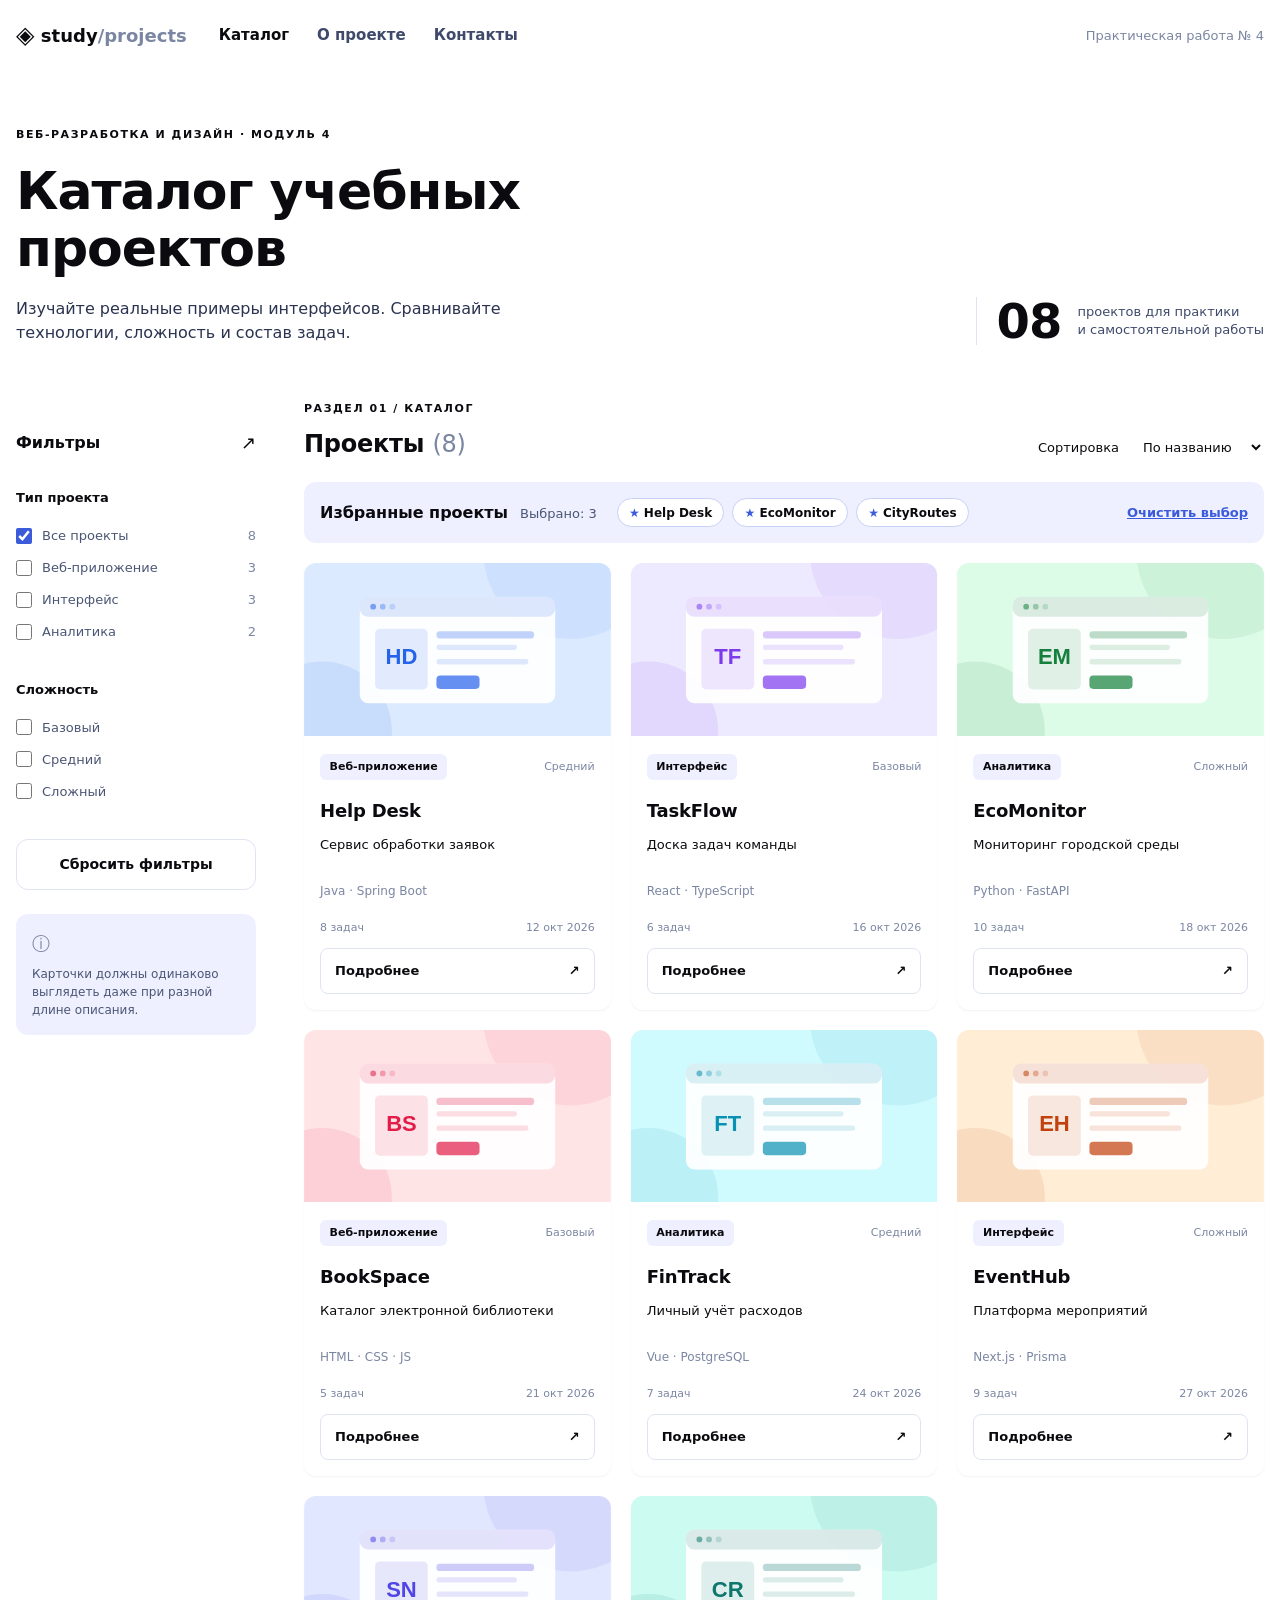
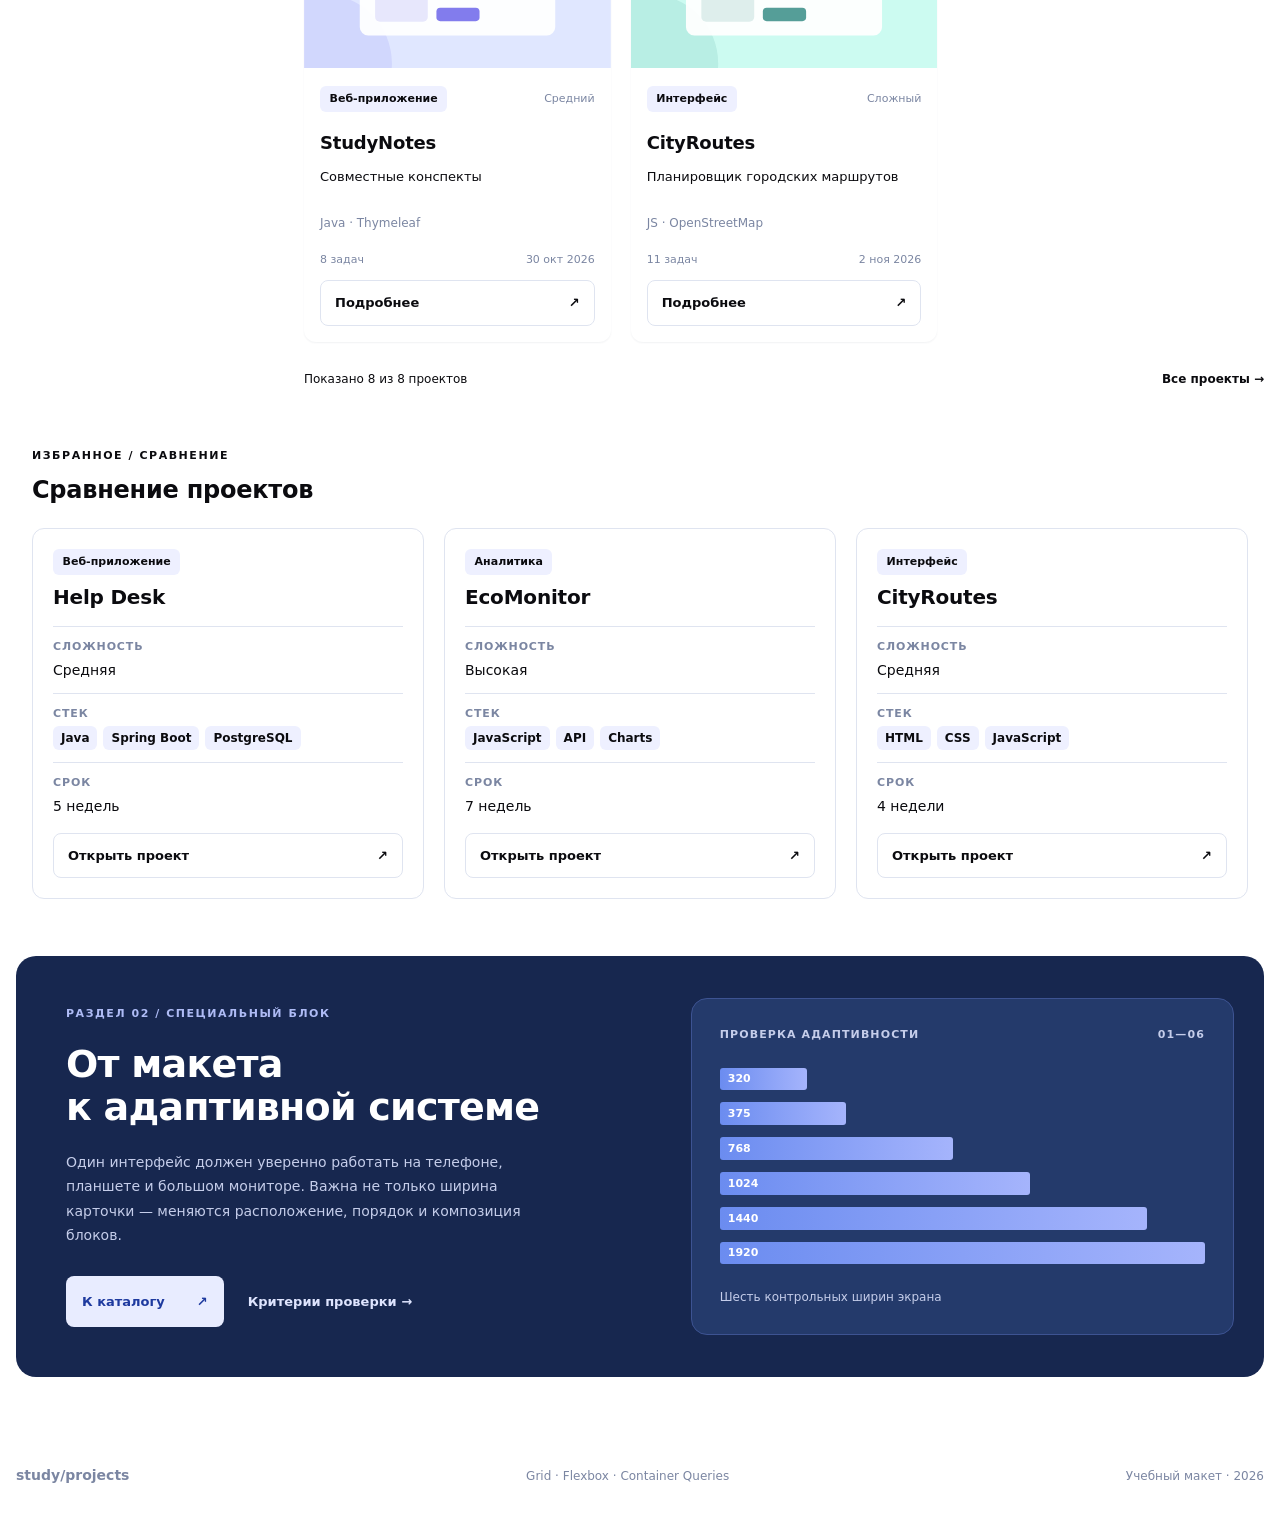
<file: src/main/java/org/example/index.html>
<!doctype html><html lang="ru"><head><meta charset="utf-8"><meta name="viewport" content="width=device-width,initial-scale=1"><title>Каталог учебных проектов — Практическая работа № 4</title><link rel="stylesheet" href="styles.css"></head><body>
<header class="site-header"><div class="container header-inner"><a class="brand" href="#"><span class="brand-icon" aria-hidden="true">◈</span> study<span class="brand-light">/projects</span></a><nav aria-label="Главное меню"><a href="#projects" class="nav-active" aria-current="page">Каталог</a><a href="#project-info">О проекте</a><a href="#footer">Контакты</a></nav><span class="header-note">Практическая работа № 4</span></div></header>
<main class="container"><section class="hero"><div><span class="eyebrow">ВЕБ-РАЗРАБОТКА И ДИЗАЙН · МОДУЛЬ 4</span><h1>Каталог учебных<br class="desktop-break"> проектов</h1><p>Изучайте реальные примеры интерфейсов. Сравнивайте технологии, сложность и состав задач.</p></div><div class="hero-stat"><strong>08</strong><span>проектов для практики<br>и самостоятельной работы</span></div></section>
    <div class="content-layout"><aside class="filters" aria-labelledby="filters-title"><div class="sidebar-title"><h2 id="filters-title">Фильтры</h2><span aria-hidden="true">↗</span></div><fieldset><legend>Тип проекта</legend><label><input type="checkbox" checked> Все проекты <em>8</em></label><label><input type="checkbox"> Веб-приложение <em>3</em></label><label><input type="checkbox"> Интерфейс <em>3</em></label><label><input type="checkbox"> Аналитика <em>2</em></label></fieldset><fieldset><legend>Сложность</legend><label><input type="checkbox"> Базовый</label><label><input type="checkbox"> Средний</label><label><input type="checkbox"> Сложный</label></fieldset><button type="button" class="reset">Сбросить фильтры</button><div class="aside-tip"><span>ⓘ</span><p>Карточки должны одинаково выглядеть даже при разной длине описания.</p></div></aside>
        <section id="projects" class="projects" aria-labelledby="catalog-title"><div class="section-heading"><div><span class="eyebrow">РАЗДЕЛ 01 / КАТАЛОГ</span><h2 id="catalog-title">Проекты <span class="count">(8)</span></h2></div><div class="sort"><label for="sort">Сортировка</label><select id="sort"><option>По названию</option><option>По сложности</option></select></div></div><section class="favorites" id="favorites" aria-labelledby="favorites-title">
            <div class="favorites-head"><h3 id="favorites-title">Избранные проекты</h3><p class="favorites-count">Выбрано: 3</p></div>
            <ul class="favorites-chips" aria-label="Выбранные проекты"><li>Help Desk</li><li>EcoMonitor</li><li>CityRoutes</li></ul>
            <a class="favorites-clear" href="#favorites">Очистить выбор</a>
        </section><div class="cards-grid"><article class="project-card"><img class="project-cover" src="assets/help.svg" alt="Иллюстрация проекта Help Desk"><div class="project-body"><div class="card-top"><span class="badge">Веб-приложение</span><span class="level">Средний</span></div><h3>Help Desk</h3><p class="project-description">Сервис обработки заявок</p><p class="tech">Java · Spring Boot</p><div class="card-bottom"><span>8 задач</span><span>12 окт 2026</span></div><a class="card-link" href="#project-info">Подробнее <span aria-hidden="true">↗</span></a></div></article>
            <article class="project-card"><img class="project-cover" src="assets/tasks.svg" alt="Иллюстрация проекта TaskFlow"><div class="project-body"><div class="card-top"><span class="badge">Интерфейс</span><span class="level">Базовый</span></div><h3>TaskFlow</h3><p class="project-description">Доска задач команды</p><p class="tech">React · TypeScript</p><div class="card-bottom"><span>6 задач</span><span>16 окт 2026</span></div><a class="card-link" href="#project-info">Подробнее <span aria-hidden="true">↗</span></a></div></article>
            <article class="project-card"><img class="project-cover" src="assets/eco.svg" alt="Иллюстрация проекта EcoMonitor"><div class="project-body"><div class="card-top"><span class="badge">Аналитика</span><span class="level">Сложный</span></div><h3>EcoMonitor</h3><p class="project-description">Мониторинг городской среды</p><p class="tech">Python · FastAPI</p><div class="card-bottom"><span>10 задач</span><span>18 окт 2026</span></div><a class="card-link" href="#project-info">Подробнее <span aria-hidden="true">↗</span></a></div></article>
            <article class="project-card"><img class="project-cover" src="assets/books.svg" alt="Иллюстрация проекта BookSpace"><div class="project-body"><div class="card-top"><span class="badge">Веб-приложение</span><span class="level">Базовый</span></div><h3>BookSpace</h3><p class="project-description">Каталог электронной библиотеки</p><p class="tech">HTML · CSS · JS</p><div class="card-bottom"><span>5 задач</span><span>21 окт 2026</span></div><a class="card-link" href="#project-info">Подробнее <span aria-hidden="true">↗</span></a></div></article>
            <article class="project-card"><img class="project-cover" src="assets/finance.svg" alt="Иллюстрация проекта FinTrack"><div class="project-body"><div class="card-top"><span class="badge">Аналитика</span><span class="level">Средний</span></div><h3>FinTrack</h3><p class="project-description">Личный учёт расходов</p><p class="tech">Vue · PostgreSQL</p><div class="card-bottom"><span>7 задач</span><span>24 окт 2026</span></div><a class="card-link" href="#project-info">Подробнее <span aria-hidden="true">↗</span></a></div></article>
            <article class="project-card"><img class="project-cover" src="assets/events.svg" alt="Иллюстрация проекта EventHub"><div class="project-body"><div class="card-top"><span class="badge">Интерфейс</span><span class="level">Сложный</span></div><h3>EventHub</h3><p class="project-description">Платформа мероприятий</p><p class="tech">Next.js · Prisma</p><div class="card-bottom"><span>9 задач</span><span>27 окт 2026</span></div><a class="card-link" href="#project-info">Подробнее <span aria-hidden="true">↗</span></a></div></article>
            <article class="project-card"><img class="project-cover" src="assets/notes.svg" alt="Иллюстрация проекта StudyNotes"><div class="project-body"><div class="card-top"><span class="badge">Веб-приложение</span><span class="level">Средний</span></div><h3>StudyNotes</h3><p class="project-description">Совместные конспекты</p><p class="tech">Java · Thymeleaf</p><div class="card-bottom"><span>8 задач</span><span>30 окт 2026</span></div><a class="card-link" href="#project-info">Подробнее <span aria-hidden="true">↗</span></a></div></article>
            <article class="project-card"><img class="project-cover" src="assets/routes.svg" alt="Иллюстрация проекта CityRoutes"><div class="project-body"><div class="card-top"><span class="badge">Интерфейс</span><span class="level">Сложный</span></div><h3>CityRoutes</h3><p class="project-description">Планировщик городских маршрутов</p><p class="tech">JS · OpenStreetMap</p><div class="card-bottom"><span>11 задач</span><span>2 ноя 2026</span></div><a class="card-link" href="#project-info">Подробнее <span aria-hidden="true">↗</span></a></div></article></div><div class="pagination"><span>Показано 8 из 8 проектов</span><button type="button">Все проекты <span aria-hidden="true">→</span></button></div></section></div>
    <section class="container compare" id="compare" aria-labelledby="compare-title">
        <div class="section-heading"><div><span class="eyebrow">ИЗБРАННОЕ / СРАВНЕНИЕ</span><h2 id="compare-title">Сравнение проектов</h2></div></div>
        <div class="compare-grid">
            <article class="compare-card">
                <div class="compare-head"><h3>Help Desk</h3><span class="badge">Веб-приложение</span></div>
                <dl class="compare-list">
                    <div class="compare-row"><dt>Сложность</dt><dd>Средняя</dd></div>
                    <div class="compare-row"><dt>Стек</dt><dd><ul class="stack"><li>Java</li><li>Spring Boot</li><li>PostgreSQL</li></ul></dd></div>
                    <div class="compare-row"><dt>Срок</dt><dd>5 недель</dd></div>
                </dl>
                <a class="card-link" href="#projects">Открыть проект <span aria-hidden="true">↗</span></a>
            </article>
            <article class="compare-card">
                <div class="compare-head"><h3>EcoMonitor</h3><span class="badge">Аналитика</span></div>
                <dl class="compare-list">
                    <div class="compare-row"><dt>Сложность</dt><dd>Высокая</dd></div>
                    <div class="compare-row"><dt>Стек</dt><dd><ul class="stack"><li>JavaScript</li><li>API</li><li>Charts</li></ul></dd></div>
                    <div class="compare-row"><dt>Срок</dt><dd>7 недель</dd></div>
                </dl>
                <a class="card-link" href="#projects">Открыть проект <span aria-hidden="true">↗</span></a>
            </article>
            <article class="compare-card">
                <div class="compare-head"><h3>CityRoutes</h3><span class="badge">Интерфейс</span></div>
                <dl class="compare-list">
                    <div class="compare-row"><dt>Сложность</dt><dd>Средняя</dd></div>
                    <div class="compare-row"><dt>Стек</dt><dd><ul class="stack"><li>HTML</li><li>CSS</li><li>JavaScript</li></ul></dd></div>
                    <div class="compare-row"><dt>Срок</dt><dd>4 недели</dd></div>
                </dl>
                <a class="card-link" href="#projects">Открыть проект <span aria-hidden="true">↗</span></a>
            </article>
        </div>
    </section>
    <section class="feature" id="project-info" aria-labelledby="feature-title"><div class="feature-inner"><div class="feature-copy"><span class="eyebrow">РАЗДЕЛ 02 / СПЕЦИАЛЬНЫЙ БЛОК</span><h2 id="feature-title">От макета<br>к адаптивной системе</h2><p>Один интерфейс должен уверенно работать на телефоне, планшете и большом мониторе. Важна не только ширина карточки — меняются расположение, порядок и композиция блоков.</p><div class="feature-actions"><a href="#projects" class="primary">К каталогу <span>↗</span></a><a href="#footer" class="secondary">Критерии проверки →</a></div></div><div class="feature-panel"><div class="mini-title"><span>ПРОВЕРКА АДАПТИВНОСТИ</span><span>01—06</span></div><div class="viewport-bars"><span style="--w:18%">320</span><span style="--w:26%">375</span><span style="--w:48%">768</span><span style="--w:64%">1024</span><span style="--w:88%">1440</span><span style="--w:100%">1920</span></div><p>Шесть контрольных ширин экрана</p></div></div></section>
</main><footer id="footer"><div class="container footer-inner"><strong>study/projects</strong><span>Grid · Flexbox · Container Queries</span><span>Учебный макет · 2026</span></div></footer></body></html>
</file>
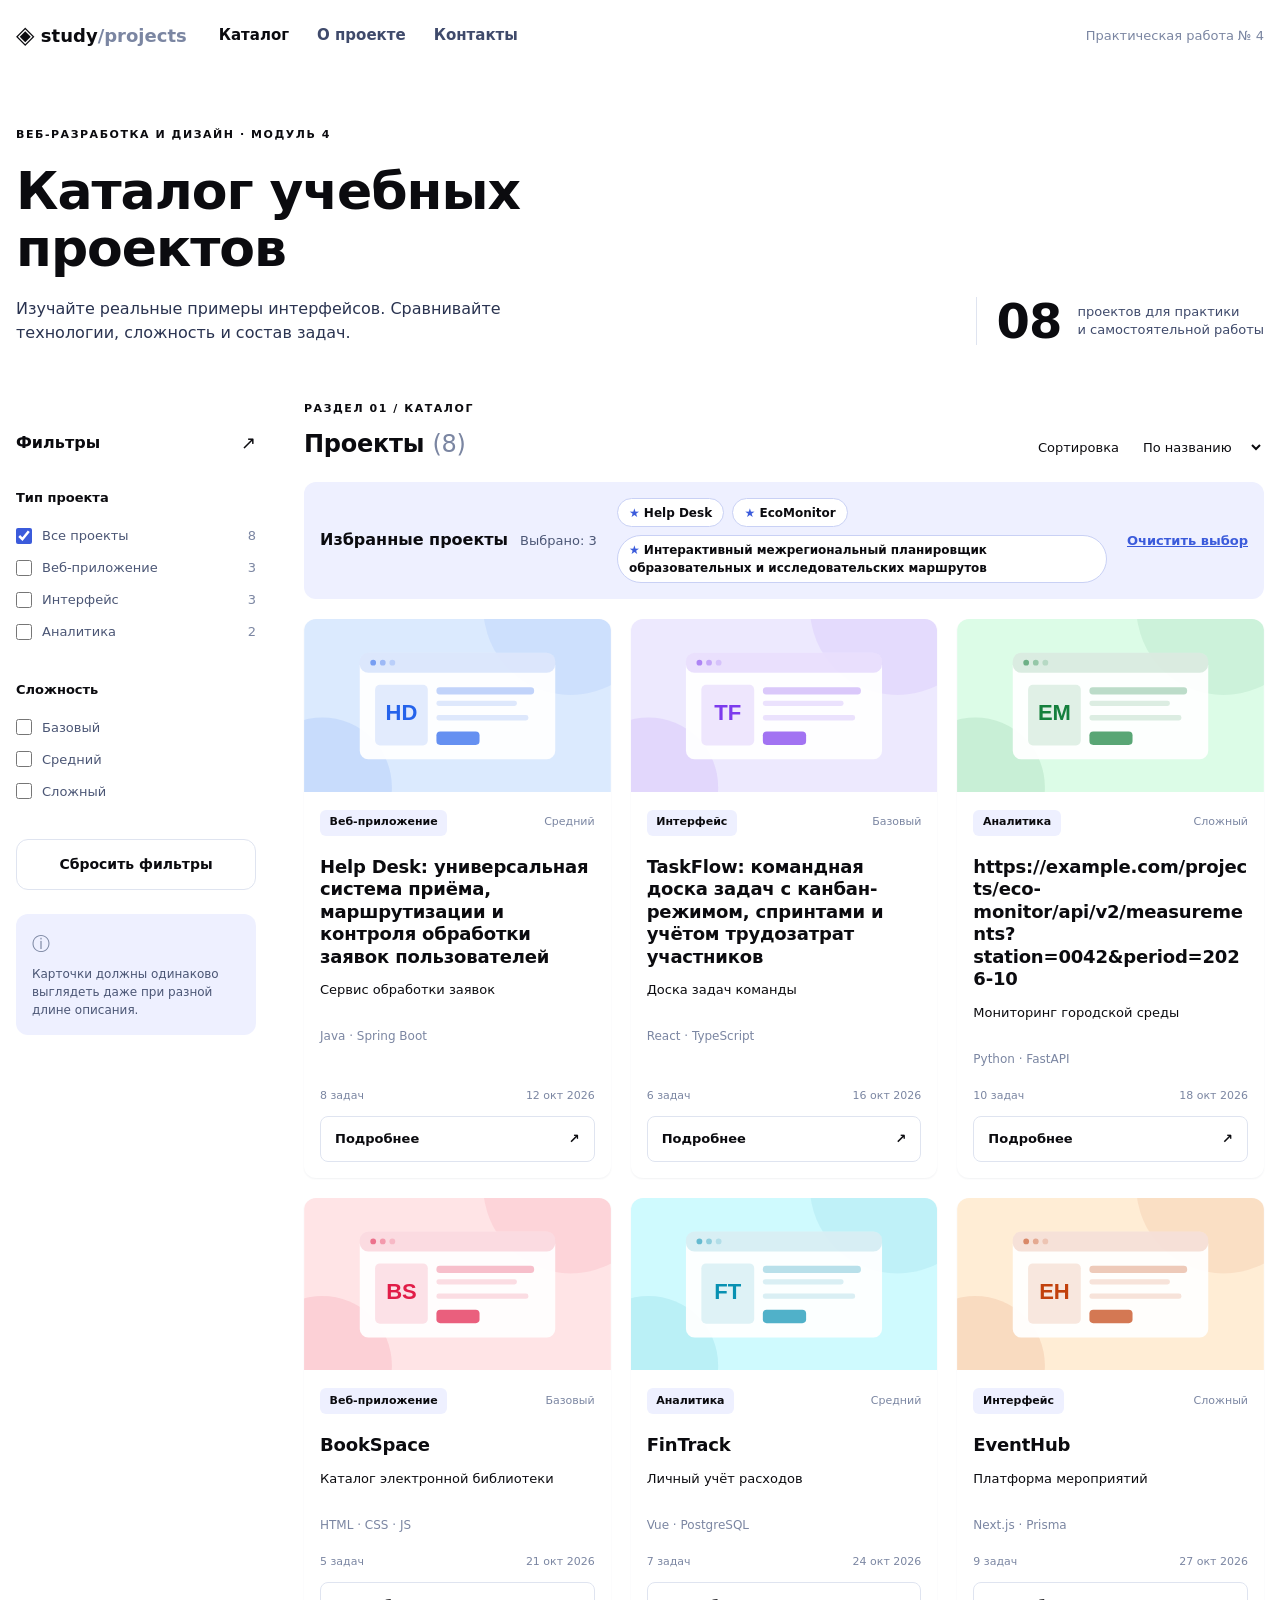
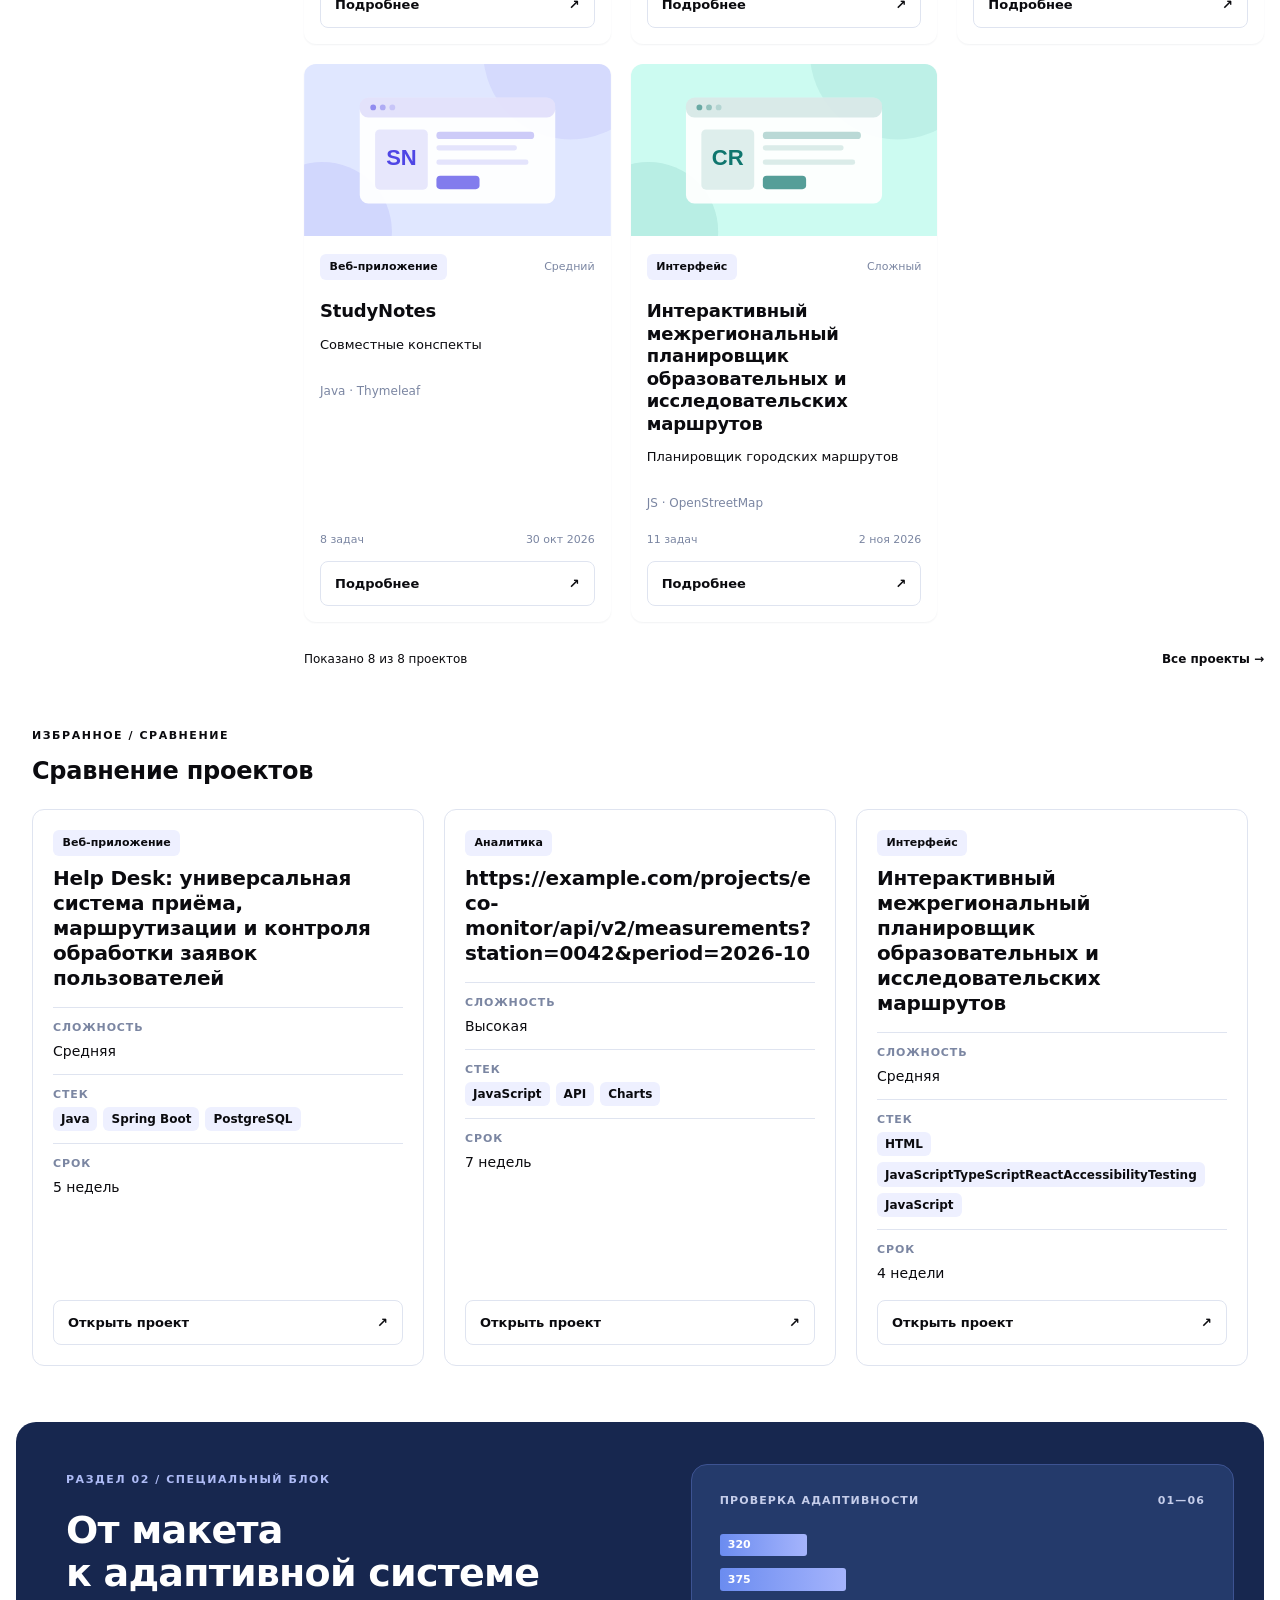
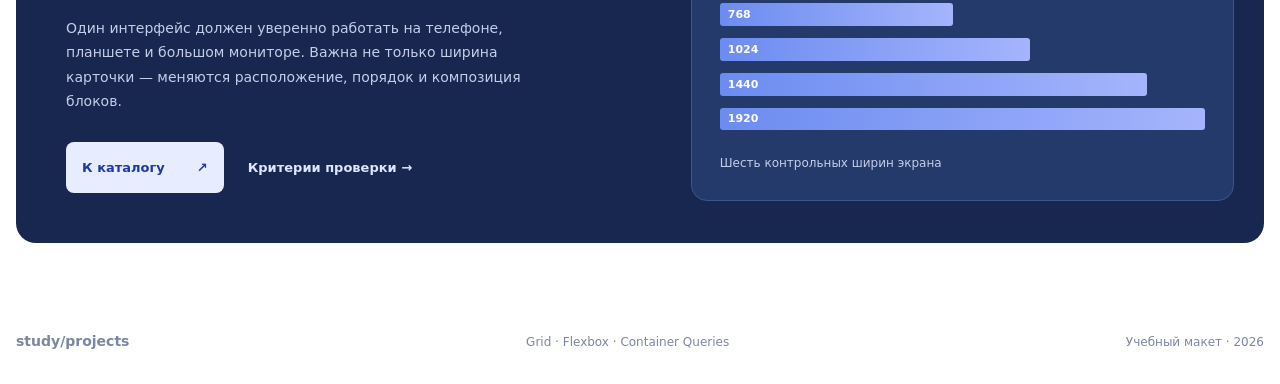
<file: src/main/java/org/example/test-long.html>
<!doctype html><html lang="ru"><head><meta charset="utf-8"><meta name="viewport" content="width=device-width,initial-scale=1"><title>[ТЕСТ длинного контента] Каталог учебных проектов — Практическая работа № 4</title><link rel="stylesheet" href="styles.css"></head><body>
<header class="site-header"><div class="container header-inner"><a class="brand" href="#"><span class="brand-icon" aria-hidden="true">◈</span> study<span class="brand-light">/projects</span></a><nav aria-label="Главное меню"><a href="#projects" class="nav-active" aria-current="page">Каталог</a><a href="#project-info">О проекте</a><a href="#footer">Контакты</a></nav><span class="header-note">Практическая работа № 4</span></div></header>
<main class="container"><section class="hero"><div><span class="eyebrow">ВЕБ-РАЗРАБОТКА И ДИЗАЙН · МОДУЛЬ 4</span><h1>Каталог учебных<br class="desktop-break"> проектов</h1><p>Изучайте реальные примеры интерфейсов. Сравнивайте технологии, сложность и состав задач.</p></div><div class="hero-stat"><strong>08</strong><span>проектов для практики<br>и самостоятельной работы</span></div></section>
    <div class="content-layout"><aside class="filters" aria-labelledby="filters-title"><div class="sidebar-title"><h2 id="filters-title">Фильтры</h2><span aria-hidden="true">↗</span></div><fieldset><legend>Тип проекта</legend><label><input type="checkbox" checked> Все проекты <em>8</em></label><label><input type="checkbox"> Веб-приложение <em>3</em></label><label><input type="checkbox"> Интерфейс <em>3</em></label><label><input type="checkbox"> Аналитика <em>2</em></label></fieldset><fieldset><legend>Сложность</legend><label><input type="checkbox"> Базовый</label><label><input type="checkbox"> Средний</label><label><input type="checkbox"> Сложный</label></fieldset><button type="button" class="reset">Сбросить фильтры</button><div class="aside-tip"><span>ⓘ</span><p>Карточки должны одинаково выглядеть даже при разной длине описания.</p></div></aside>
        <section id="projects" class="projects" aria-labelledby="catalog-title"><div class="section-heading"><div><span class="eyebrow">РАЗДЕЛ 01 / КАТАЛОГ</span><h2 id="catalog-title">Проекты <span class="count">(8)</span></h2></div><div class="sort"><label for="sort">Сортировка</label><select id="sort"><option>По названию</option><option>По сложности</option></select></div></div><section class="favorites" id="favorites" aria-labelledby="favorites-title">
            <div class="favorites-head"><h3 id="favorites-title">Избранные проекты</h3><p class="favorites-count">Выбрано: 3</p></div>
            <ul class="favorites-chips" aria-label="Выбранные проекты"><li>Help Desk</li><li>EcoMonitor</li><li>Интерактивный межрегиональный планировщик образовательных и исследовательских маршрутов</li></ul>
            <a class="favorites-clear" href="#favorites">Очистить выбор</a>
        </section><div class="cards-grid"><article class="project-card"><img class="project-cover" src="assets/help.svg" alt="Иллюстрация проекта Help Desk"><div class="project-body"><div class="card-top"><span class="badge">Веб-приложение</span><span class="level">Средний</span></div><h3>Help Desk: универсальная система приёма, маршрутизации и контроля обработки заявок пользователей</h3><p class="project-description">Сервис обработки заявок</p><p class="tech">Java · Spring Boot</p><div class="card-bottom"><span>8 задач</span><span>12 окт 2026</span></div><a class="card-link" href="#project-info">Подробнее <span aria-hidden="true">↗</span></a></div></article>
            <article class="project-card"><img class="project-cover" src="assets/tasks.svg" alt="Иллюстрация проекта TaskFlow"><div class="project-body"><div class="card-top"><span class="badge">Интерфейс</span><span class="level">Базовый</span></div><h3>TaskFlow: командная доска задач с канбан-режимом, спринтами и учётом трудозатрат участников</h3><p class="project-description">Доска задач команды</p><p class="tech">React · TypeScript</p><div class="card-bottom"><span>6 задач</span><span>16 окт 2026</span></div><a class="card-link" href="#project-info">Подробнее <span aria-hidden="true">↗</span></a></div></article>
            <article class="project-card"><img class="project-cover" src="assets/eco.svg" alt="Иллюстрация проекта EcoMonitor"><div class="project-body"><div class="card-top"><span class="badge">Аналитика</span><span class="level">Сложный</span></div><h3>https://example.com/projects/eco-monitor/api/v2/measurements?station=0042&amp;period=2026-10</h3><p class="project-description">Мониторинг городской среды</p><p class="tech">Python · FastAPI</p><div class="card-bottom"><span>10 задач</span><span>18 окт 2026</span></div><a class="card-link" href="#project-info">Подробнее <span aria-hidden="true">↗</span></a></div></article>
            <article class="project-card"><img class="project-cover" src="assets/books.svg" alt="Иллюстрация проекта BookSpace"><div class="project-body"><div class="card-top"><span class="badge">Веб-приложение</span><span class="level">Базовый</span></div><h3>BookSpace</h3><p class="project-description">Каталог электронной библиотеки</p><p class="tech">HTML · CSS · JS</p><div class="card-bottom"><span>5 задач</span><span>21 окт 2026</span></div><a class="card-link" href="#project-info">Подробнее <span aria-hidden="true">↗</span></a></div></article>
            <article class="project-card"><img class="project-cover" src="assets/finance.svg" alt="Иллюстрация проекта FinTrack"><div class="project-body"><div class="card-top"><span class="badge">Аналитика</span><span class="level">Средний</span></div><h3>FinTrack</h3><p class="project-description">Личный учёт расходов</p><p class="tech">Vue · PostgreSQL</p><div class="card-bottom"><span>7 задач</span><span>24 окт 2026</span></div><a class="card-link" href="#project-info">Подробнее <span aria-hidden="true">↗</span></a></div></article>
            <article class="project-card"><img class="project-cover" src="assets/events.svg" alt="Иллюстрация проекта EventHub"><div class="project-body"><div class="card-top"><span class="badge">Интерфейс</span><span class="level">Сложный</span></div><h3>EventHub</h3><p class="project-description">Платформа мероприятий</p><p class="tech">Next.js · Prisma</p><div class="card-bottom"><span>9 задач</span><span>27 окт 2026</span></div><a class="card-link" href="#project-info">Подробнее <span aria-hidden="true">↗</span></a></div></article>
            <article class="project-card"><img class="project-cover" src="assets/notes.svg" alt="Иллюстрация проекта StudyNotes"><div class="project-body"><div class="card-top"><span class="badge">Веб-приложение</span><span class="level">Средний</span></div><h3>StudyNotes</h3><p class="project-description">Совместные конспекты</p><p class="tech">Java · Thymeleaf</p><div class="card-bottom"><span>8 задач</span><span>30 окт 2026</span></div><a class="card-link" href="#project-info">Подробнее <span aria-hidden="true">↗</span></a></div></article>
            <article class="project-card"><img class="project-cover" src="assets/routes.svg" alt="Иллюстрация проекта CityRoutes"><div class="project-body"><div class="card-top"><span class="badge">Интерфейс</span><span class="level">Сложный</span></div><h3>Интерактивный межрегиональный планировщик образовательных и исследовательских маршрутов</h3><p class="project-description">Планировщик городских маршрутов</p><p class="tech">JS · OpenStreetMap</p><div class="card-bottom"><span>11 задач</span><span>2 ноя 2026</span></div><a class="card-link" href="#project-info">Подробнее <span aria-hidden="true">↗</span></a></div></article></div><div class="pagination"><span>Показано 8 из 8 проектов</span><button type="button">Все проекты <span aria-hidden="true">→</span></button></div></section></div>
    <section class="container compare" id="compare" aria-labelledby="compare-title">
        <div class="section-heading"><div><span class="eyebrow">ИЗБРАННОЕ / СРАВНЕНИЕ</span><h2 id="compare-title">Сравнение проектов</h2></div></div>
        <div class="compare-grid">
            <article class="compare-card">
                <div class="compare-head"><h3>Help Desk: универсальная система приёма, маршрутизации и контроля обработки заявок пользователей</h3><span class="badge">Веб-приложение</span></div>
                <dl class="compare-list">
                    <div class="compare-row"><dt>Сложность</dt><dd>Средняя</dd></div>
                    <div class="compare-row"><dt>Стек</dt><dd><ul class="stack"><li>Java</li><li>Spring Boot</li><li>PostgreSQL</li></ul></dd></div>
                    <div class="compare-row"><dt>Срок</dt><dd>5 недель</dd></div>
                </dl>
                <a class="card-link" href="#projects">Открыть проект <span aria-hidden="true">↗</span></a>
            </article>
            <article class="compare-card">
                <div class="compare-head"><h3>https://example.com/projects/eco-monitor/api/v2/measurements?station=0042&amp;period=2026-10</h3><span class="badge">Аналитика</span></div>
                <dl class="compare-list">
                    <div class="compare-row"><dt>Сложность</dt><dd>Высокая</dd></div>
                    <div class="compare-row"><dt>Стек</dt><dd><ul class="stack"><li>JavaScript</li><li>API</li><li>Charts</li></ul></dd></div>
                    <div class="compare-row"><dt>Срок</dt><dd>7 недель</dd></div>
                </dl>
                <a class="card-link" href="#projects">Открыть проект <span aria-hidden="true">↗</span></a>
            </article>
            <article class="compare-card">
                <div class="compare-head"><h3>Интерактивный межрегиональный планировщик образовательных и исследовательских маршрутов</h3><span class="badge">Интерфейс</span></div>
                <dl class="compare-list">
                    <div class="compare-row"><dt>Сложность</dt><dd>Средняя</dd></div>
                    <div class="compare-row"><dt>Стек</dt><dd><ul class="stack"><li>HTML</li><li>JavaScriptTypeScriptReactAccessibilityTesting</li><li>JavaScript</li></ul></dd></div>
                    <div class="compare-row"><dt>Срок</dt><dd>4 недели</dd></div>
                </dl>
                <a class="card-link" href="#projects">Открыть проект <span aria-hidden="true">↗</span></a>
            </article>
        </div>
    </section>
    <section class="feature" id="project-info" aria-labelledby="feature-title"><div class="feature-inner"><div class="feature-copy"><span class="eyebrow">РАЗДЕЛ 02 / СПЕЦИАЛЬНЫЙ БЛОК</span><h2 id="feature-title">От макета<br>к адаптивной системе</h2><p>Один интерфейс должен уверенно работать на телефоне, планшете и большом мониторе. Важна не только ширина карточки — меняются расположение, порядок и композиция блоков.</p><div class="feature-actions"><a href="#projects" class="primary">К каталогу <span>↗</span></a><a href="#footer" class="secondary">Критерии проверки →</a></div></div><div class="feature-panel"><div class="mini-title"><span>ПРОВЕРКА АДАПТИВНОСТИ</span><span>01—06</span></div><div class="viewport-bars"><span style="--w:18%">320</span><span style="--w:26%">375</span><span style="--w:48%">768</span><span style="--w:64%">1024</span><span style="--w:88%">1440</span><span style="--w:100%">1920</span></div><p>Шесть контрольных ширин экрана</p></div></div></section>
</main><footer id="footer"><div class="container footer-inner"><strong>study/projects</strong><span>Grid · Flexbox · Container Queries</span><span>Учебный макет · 2026</span></div></footer></body></html>
</file>
<file: src/main/java/org/example/styles.css>
:root {
  --gap: 1.25rem;
  --space-section: clamp(2rem, 5vw, 3.5rem);
  --radius: 0.75rem;

  --ink: #0b0b0f;
  --muted: #7b86a2;
  --line: #dfe4f0;
  --accent: #3b5bdb;
  --accent-soft: #eef0ff;
  --surface: #ffffff;

  --dark: #17274f;
  --dark-panel: #243a6b;
  --dark-line: #3d5392;
  --dark-text: #c5cdea;
}

* { box-sizing: border-box; }

html { scroll-behavior: smooth; }

body {
  margin: 0;
  font-family: system-ui, -apple-system, "Segoe UI", Roboto, Arial, sans-serif;
  font-size: 1rem;
  line-height: 1.5;
  color: var(--ink);
  background: var(--surface);
}

h1, h2, h3, p { margin: 0; }
h1, h2, h3, p, a, span, label, legend, em, li, dt, dd { overflow-wrap: anywhere; } /* длинные слова и URL не ломают сетку */
img { display: block; max-width: 100%; height: auto; }
a { color: inherit; text-decoration: none; }
button, select, input { font: inherit; color: inherit; }

.container { width: min(100% - 2rem, 80rem); margin-inline: auto; }

:focus-visible {
  outline: 3px solid var(--accent);
  outline-offset: 2px;
  border-radius: 4px;
}

.eyebrow {
  display: block;
  font-size: 0.6875rem;
  font-weight: 700;
  letter-spacing: 0.14em;
  text-transform: uppercase;
}

.site-header { padding-block: 1.25rem; }

.header-inner {
  display: flex;
  flex-wrap: wrap;
  align-items: center;
  gap: 0.75rem 2rem;
}

.brand { display: inline-flex; align-items: center; font-size: 1.125rem; font-weight: 700; }
.brand-icon { margin-right: 0.4rem; font-size: 1.5rem; line-height: 1; }
.brand-light { color: var(--muted); }

.site-header nav { display: flex; flex-wrap: wrap; gap: 0.5rem 1.75rem; }
.site-header nav a { font-size: 0.9375rem; font-weight: 600; color: #3f4a6b; padding-block: 0.25rem; }
.site-header nav a.nav-active { color: var(--ink); }
.site-header nav a:hover { color: var(--accent); }

.header-note { margin-left: auto; font-size: 0.8125rem; color: var(--muted); }

.hero {
  display: flex;
  flex-wrap: wrap;
  align-items: flex-end;
  justify-content: space-between;
  gap: 1.5rem 2rem;
  padding-block: var(--space-section);
}

.hero > div:first-child { flex: 1 1 24rem; min-width: 0; }
.hero .eyebrow { margin-bottom: 1.25rem; }
.hero h1 { font-size: clamp(2rem, 5vw, 3.25rem); line-height: 1.1; letter-spacing: -0.02em; }
.hero p { margin-top: 1.25rem; max-width: 36rem; color: #2a3350; }

.hero-stat {
  display: flex;
  align-items: center;
  gap: 1rem;
  padding-left: 1.25rem;
  border-left: 1px solid var(--line);
}
.hero-stat strong { font-size: clamp(2.25rem, 4vw, 3rem); line-height: 1; letter-spacing: -0.02em; }
.hero-stat span { font-size: 0.8125rem; line-height: 1.4; color: #3f4a6b; }

.content-layout {
  display: grid;
  grid-template-columns: minmax(10rem, 15rem) minmax(0, 1fr);
  gap: clamp(1.5rem, 4vw, 3rem);
  align-items: start;
}

.filters { padding-top: 1.75rem; }

.sidebar-title { display: flex; align-items: center; justify-content: space-between; margin-bottom: 2rem; }
.sidebar-title h2 { font-size: 1rem; }
.sidebar-title span { font-size: 1.125rem; }

fieldset { border: 0; margin: 0 0 2rem; padding: 0; min-width: 0; }
legend { padding: 0; margin-bottom: 0.75rem; font-size: 0.8125rem; font-weight: 700; }

.filters label {
  display: flex;
  align-items: center;
  gap: 0.625rem;
  min-height: 2rem;
  font-size: 0.8125rem;
  color: #4b5675;
  cursor: pointer;
}
.filters label em { margin-left: auto; font-style: normal; color: var(--muted); }
.filters input[type="checkbox"] { width: 1rem; height: 1rem; margin: 0; flex: none; accent-color: var(--accent); }

.reset {
  width: 100%;
  padding: 0.875rem 1rem;
  background: var(--surface);
  border: 1px solid var(--line);
  border-radius: var(--radius);
  font-size: 0.875rem;
  font-weight: 700;
  cursor: pointer;
}
.reset:hover { background: var(--accent-soft); }

.aside-tip {
  display: flex;
  flex-direction: column;
  gap: 0.5rem;
  margin-top: 1.5rem;
  padding: 1rem;
  background: var(--accent-soft);
  border-radius: var(--radius);
  font-size: 0.75rem;
  line-height: 1.5;
  color: #4b5675;
}
.aside-tip span { font-size: 1.125rem; color: var(--muted); }

.projects { min-width: 0; }

.section-heading {
  display: flex;
  flex-wrap: wrap;
  align-items: flex-end;
  justify-content: space-between;
  gap: 0.75rem 1rem;
  margin-bottom: 1.25rem;
}
.section-heading h2 { margin-top: 0.5rem; font-size: 1.5rem; letter-spacing: -0.01em; }
.count { color: var(--muted); font-weight: 400; }

.sort { display: flex; align-items: center; gap: 0.75rem; font-size: 0.8125rem; }
.sort select { padding: 0.375rem 0.5rem; background: var(--surface); border: 0; border-radius: 6px; cursor: pointer; }

.cards-grid {
  display: grid;
  gap: var(--gap);
  grid-template-columns: repeat(auto-fit, minmax(min(100%, 250px), 1fr));
}

.project-card {
  display: flex;
  flex-direction: column;
  min-width: 0;
  background: var(--surface);
  border-radius: var(--radius);
  overflow: hidden;
  box-shadow: 0 1px 2px rgb(20 30 60 / 0.06);
}

.project-cover { width: 100%; aspect-ratio: 16 / 9; object-fit: cover; }

.project-body { display: flex; flex-direction: column; flex: 1; min-width: 0; padding: 1.125rem 1rem 1rem; }

.card-top { display: flex; flex-wrap: wrap; align-items: center; justify-content: space-between; gap: 0.5rem; }
.badge { padding: 0.3rem 0.6rem; background: var(--accent-soft); border-radius: 6px; font-size: 0.6875rem; font-weight: 700; }
.level { font-size: 0.6875rem; color: var(--muted); }

.project-body h3 { margin-top: 1.25rem; font-size: 1.125rem; line-height: 1.25; letter-spacing: -0.01em; }
.project-description { margin-top: 0.75rem; min-height: 3em; font-size: 0.8125rem; line-height: 1.5; }
.tech { margin-top: 0.5rem; font-size: 0.75rem; color: var(--muted); }

.card-bottom {
  display: flex;
  flex-wrap: wrap;
  justify-content: space-between;
  gap: 0.25rem 0.75rem;
  margin-top: auto;
  padding-top: 1.25rem;
  font-size: 0.6875rem;
  color: var(--muted);
}

.card-link {
  display: flex;
  align-items: center;
  justify-content: space-between;
  gap: 0.5rem;
  margin-top: 0.75rem;
  padding: 0.75rem 0.875rem;
  border: 1px solid var(--line);
  border-radius: 8px;
  font-size: 0.8125rem;
  font-weight: 700;
}
.card-link:hover { background: var(--accent-soft); border-color: #c9d1f5; }

.pagination {
  display: flex;
  flex-wrap: wrap;
  align-items: center;
  justify-content: space-between;
  gap: 0.75rem;
  margin-top: 1.5rem;
  font-size: 0.75rem;
}
.pagination button { padding: 0.25rem 0; background: none; border: 0; font-size: 0.75rem; font-weight: 700; cursor: pointer; }


.feature {
  margin-top: var(--space-section);
  padding: clamp(1.25rem, 3vw, 1.875rem);
  background: var(--dark);
  color: #fff;
  border-radius: 1.25rem;
  container-type: inline-size;
  container-name: feature;
}
.feature-inner { display: grid; gap: var(--gap); }

.feature-copy { display: flex; flex-direction: column; align-items: flex-start; min-width: 0; padding: clamp(0rem, 2cqi, 1.25rem); }
.feature-copy .eyebrow { color: #aebbf5; }
.feature-copy h2 { margin-top: 1.25rem; font-size: clamp(1.625rem, 6cqi, 2.375rem); line-height: 1.15; letter-spacing: -0.02em; }
.feature-copy p { margin-top: 1.25rem; max-width: 30rem; font-size: 0.875rem; line-height: 1.75; color: var(--dark-text); }

.feature-actions { display: flex; flex-wrap: wrap; align-items: center; gap: 0.75rem 1.5rem; margin-top: 1.75rem; }
.feature-actions .primary {
  display: inline-flex;
  align-items: center;
  gap: 2rem;
  padding: 1rem;
  background: #e8ecff;
  color: #1e3a9f;
  border-radius: 8px;
  font-size: 0.8125rem;
  font-weight: 700;
}
.feature-actions .primary:hover { background: #fff; }
.feature-actions .secondary { font-size: 0.8125rem; font-weight: 700; color: #dfe5ff; }
.feature-actions .secondary:hover { text-decoration: underline; }
.feature :focus-visible { outline-color: #aebbf5; }

.feature-panel {
  min-width: 0;
  padding: clamp(1rem, 3cqi, 1.75rem);
  background: var(--dark-panel);
  border: 1px solid var(--dark-line);
  border-radius: 1rem;
}

.mini-title { display: flex; flex-wrap: wrap; justify-content: space-between; gap: 0.5rem; font-size: 0.6875rem; font-weight: 700; letter-spacing: 0.1em; color: var(--dark-text); }

.viewport-bars { display: grid; gap: 0.75rem; margin-block: 1.5rem; }
.viewport-bars span {
  width: var(--w);
  min-width: 3.25rem;
  padding: 0.3rem 0.5rem;
  background: linear-gradient(90deg, #6b8cf0, #a5b4fc);
  border-radius: 3px;
  font-size: 0.6875rem;
  font-weight: 700;
  line-height: 1.2;
}
.feature-panel > p { font-size: 0.75rem; color: var(--dark-text); }

@container feature (min-width: 720px) {
  .feature-inner { grid-template-columns: minmax(0, 1.15fr) minmax(0, 1fr); align-items: center; }
}

footer { margin-top: var(--space-section); padding-block: 2rem; font-size: 0.75rem; color: var(--muted); }
.footer-inner { display: flex; flex-wrap: wrap; align-items: center; justify-content: space-between; gap: 0.75rem 1.5rem; }
.footer-inner strong { font-size: 0.875rem; }


@media (max-width: 56.25rem) {   /* 900px */
  .content-layout { grid-template-columns: minmax(0, 1fr); }

  .filters {
    display: flex;
    flex-wrap: wrap;
    align-items: flex-start;
    gap: 1rem 2.5rem;
    padding-top: 0;
  }
  .sidebar-title { flex: 1 0 100%; margin-bottom: 0; }
  .filters fieldset { flex: 0 1 12.5rem; margin: 0; }
  .reset { width: auto; margin-top: 1.5rem; }
  .aside-tip { display: none; }
}

@media (max-width: 37.5rem) {
  .header-note,
  .site-header nav a:not(.nav-active) { display: none; }
  .site-header { padding-block: 1rem; }
  .header-inner { justify-content: space-between; }
  .desktop-break { display: none; }
  .hero .eyebrow { margin-bottom: 0.75rem; }
  .hero-stat { padding-left: 0; border-left: 0; }
  .filters fieldset { flex-basis: 100%; }
  .reset { width: 100%; margin-top: 0.5rem; }
  .feature-actions .primary { gap: 1.5rem; }
}


.favorites {
  display: flex;
  flex-wrap: wrap;
  align-items: center;
  gap: 0.75rem 1.25rem;
  margin-bottom: var(--gap);
  padding: 1rem;
  background: var(--accent-soft);
  border-radius: var(--radius);
}
.favorites-head { display: flex; flex-wrap: wrap; align-items: baseline; gap: 0.25rem 0.75rem; min-width: 0; }
.favorites h3 { font-size: 1rem; }
.favorites-count { font-size: 0.8125rem; color: #4b5675; }
.favorites-chips { display: flex; flex: 1 1 14rem; flex-wrap: wrap; gap: 0.5rem; min-width: 0; margin: 0; padding: 0; list-style: none; }
.favorites-chips li {
  max-width: 100%;
  padding: 0.3rem 0.7rem;
  background: var(--surface);
  border: 1px solid #c9d1f5;
  border-radius: 999px;
  font-size: 0.75rem;
  font-weight: 600;
}
.favorites-chips li::before { content: "★ "; color: var(--accent); }
.favorites-clear { margin-left: auto; font-size: 0.8125rem; font-weight: 700; color: var(--accent); text-decoration: underline; }

.compare { margin-top: var(--space-section); }
.compare-grid { display: grid; grid-template-columns: minmax(0, 1fr); gap: var(--gap); }

.compare-card {
  display: flex;
  flex-direction: column;
  gap: 1rem;
  min-width: 0;
  padding: 1.25rem;
  background: var(--surface);
  border: 1px solid var(--line);
  border-radius: var(--radius);
  container-type: inline-size;
  container-name: compare;
}

.compare-head { display: flex; flex-direction: column-reverse; align-items: flex-start; gap: 0.625rem; min-width: 0; }
.compare-head h3 { min-width: 0; font-size: 1.25rem; line-height: 1.25; letter-spacing: -0.01em; }

.compare-list { display: flex; flex-direction: column; gap: 0.75rem; margin: 0; }
.compare-row { display: flex; flex-direction: column; gap: 0.25rem; padding-top: 0.75rem; border-top: 1px solid var(--line); }
.compare-row dt { font-size: 0.6875rem; font-weight: 700; letter-spacing: 0.08em; text-transform: uppercase; color: var(--muted); }
.compare-row dd { min-width: 0; margin: 0; font-size: 0.875rem; }

.stack { display: flex; flex-wrap: wrap; gap: 0.375rem; min-width: 0; margin: 0; padding: 0; list-style: none; }
.stack li { max-width: 100%; padding: 0.2rem 0.5rem; background: var(--accent-soft); border-radius: 6px; font-size: 0.75rem; font-weight: 600; }

.compare-card .card-link { margin-top: auto; }

@container compare (min-width: 22rem) {
  .compare-row { flex-direction: row; align-items: baseline; gap: 1rem; }
  .compare-row dt { flex: 0 0 6.5rem; }
  .compare-row dd { flex: 1 1 0; }
}

@media (min-width: 48rem)  { .compare-grid { grid-template-columns: repeat(2, minmax(0, 1fr)); } }
@media (min-width: 75rem)  { .compare-grid { grid-template-columns: repeat(3, minmax(0, 1fr)); } }
</file>
